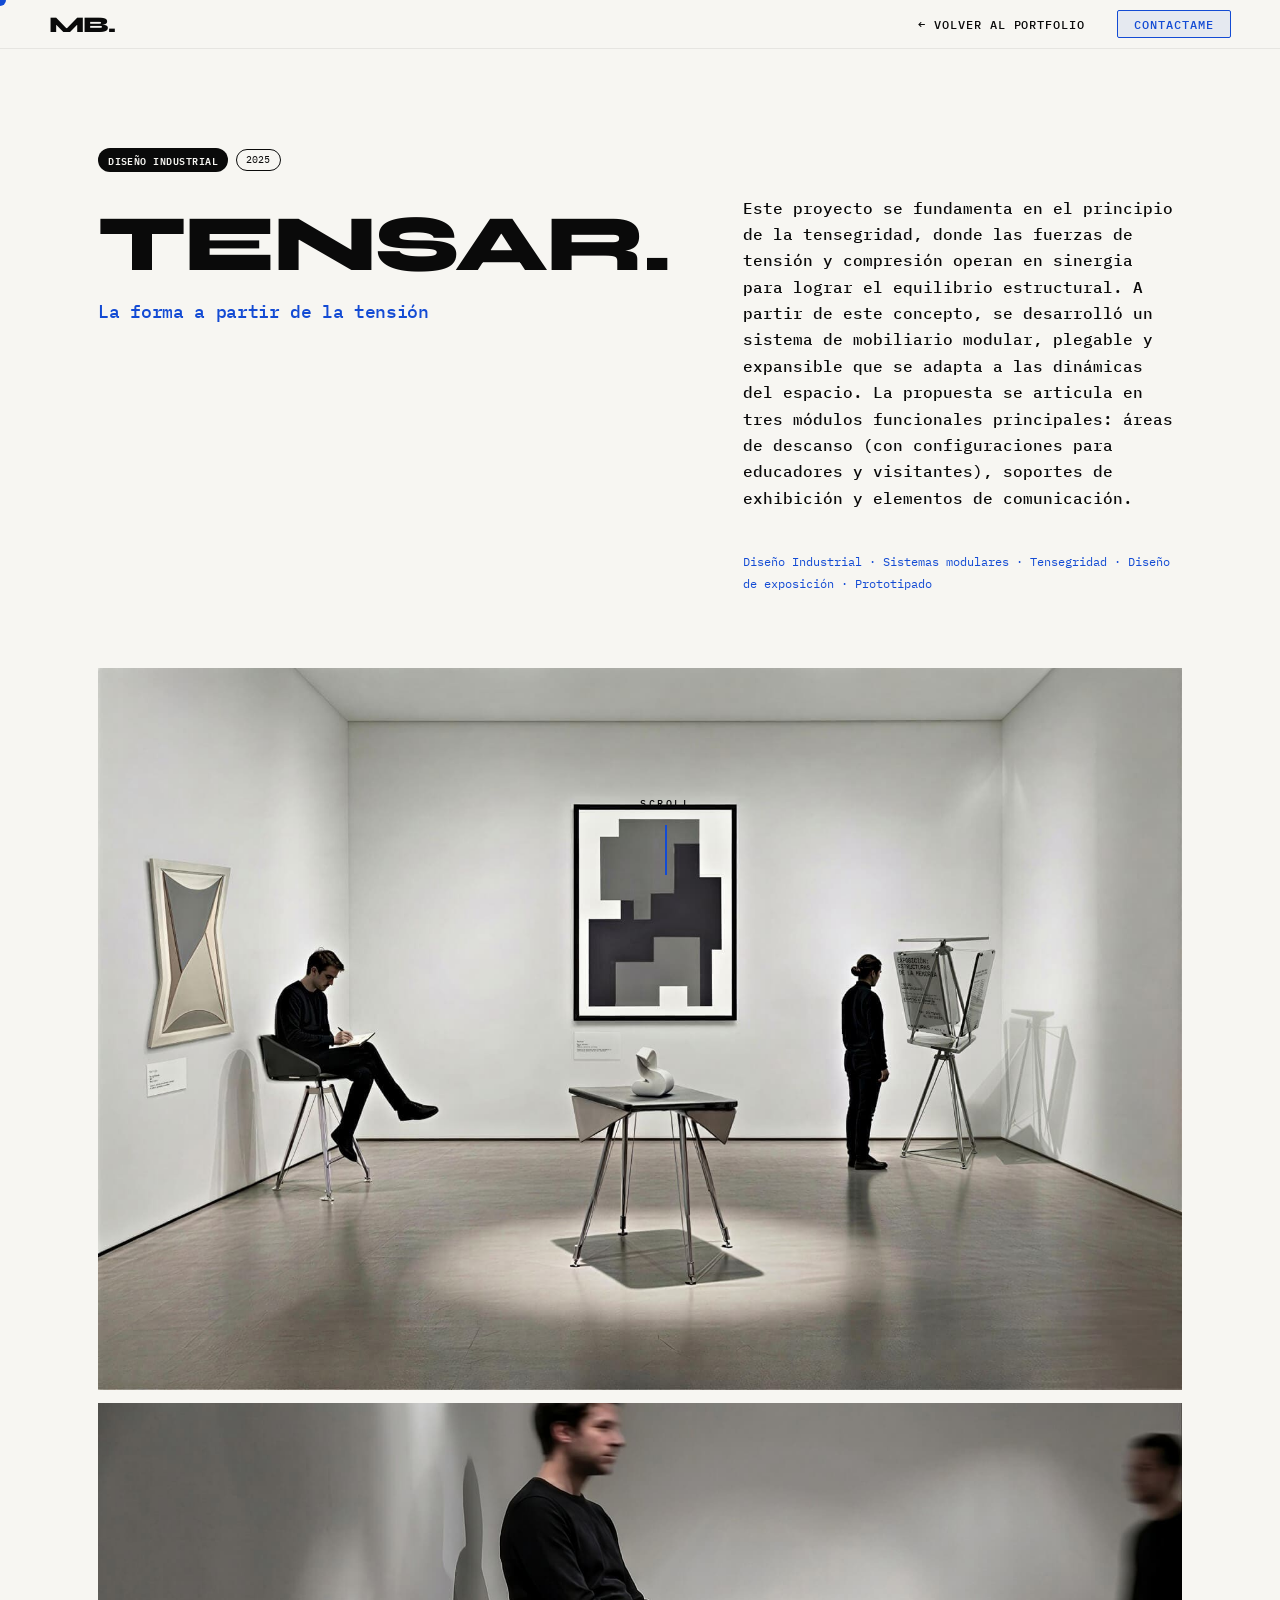
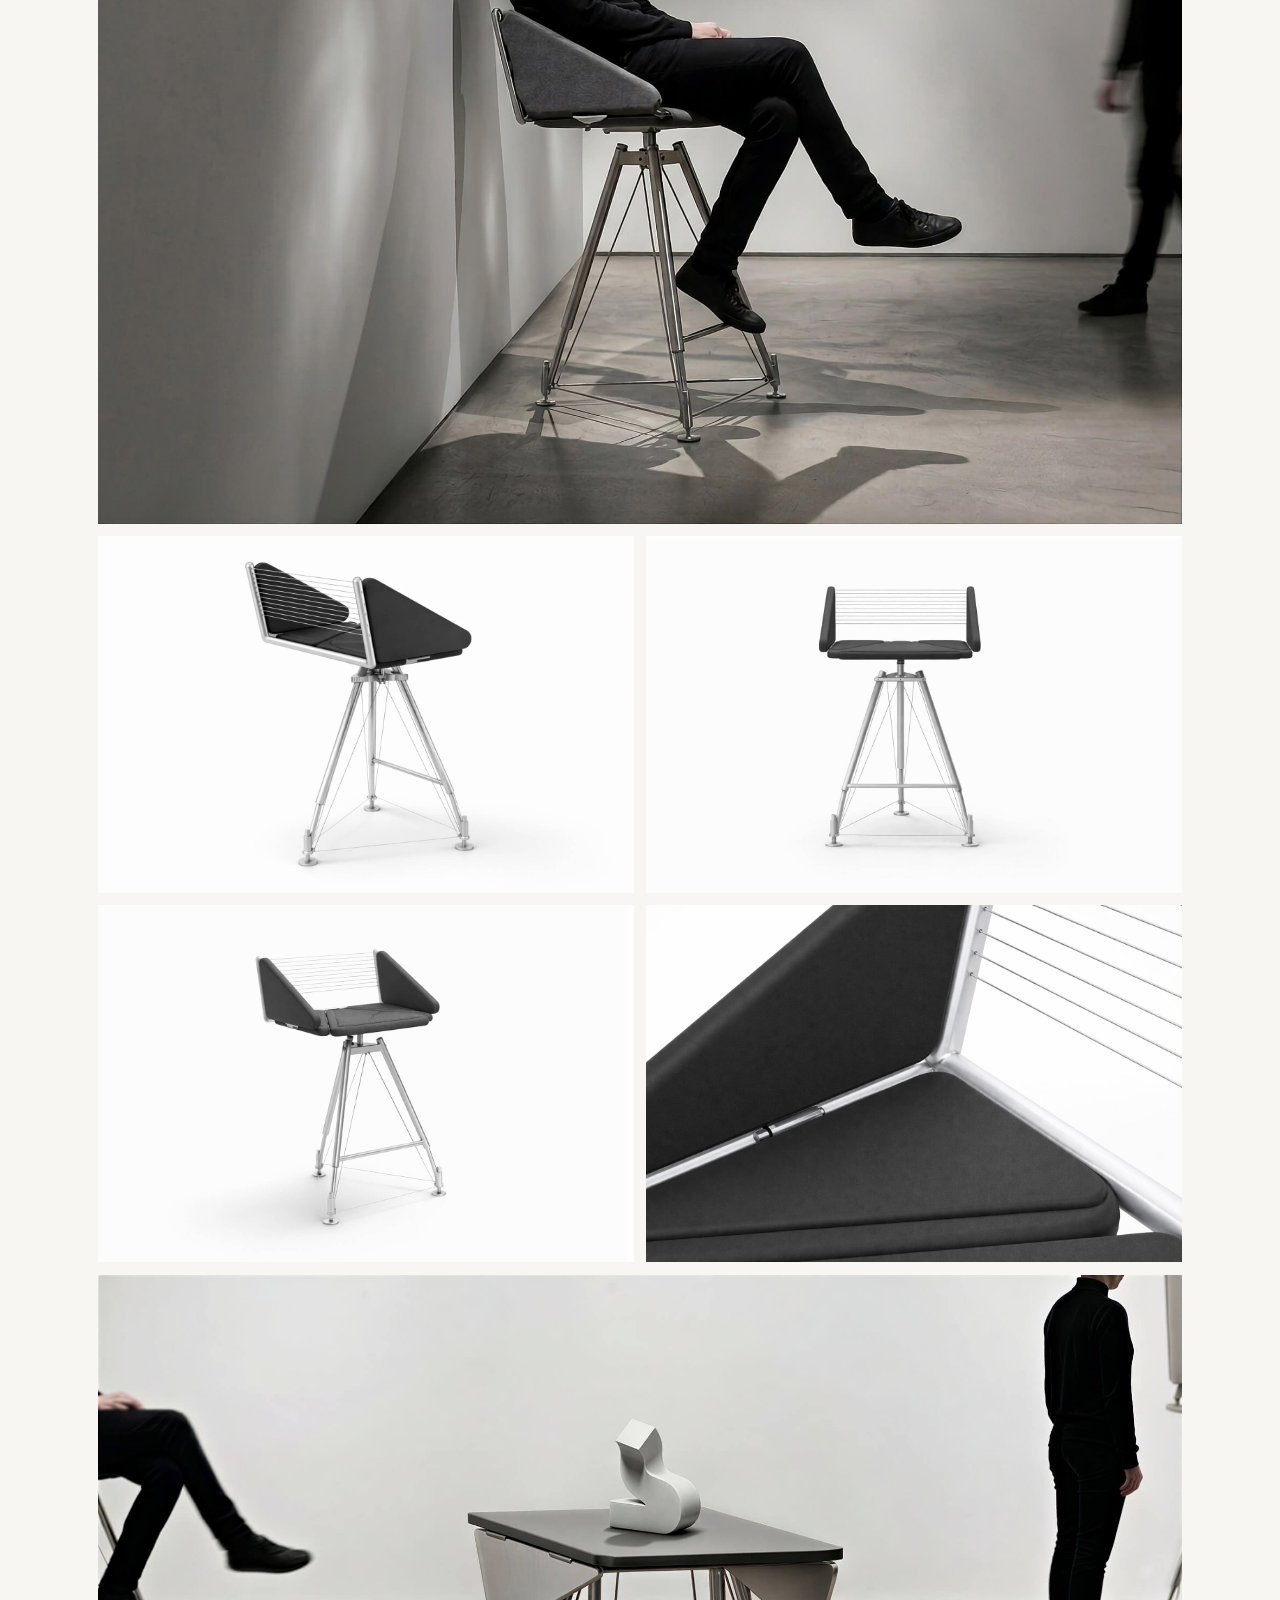
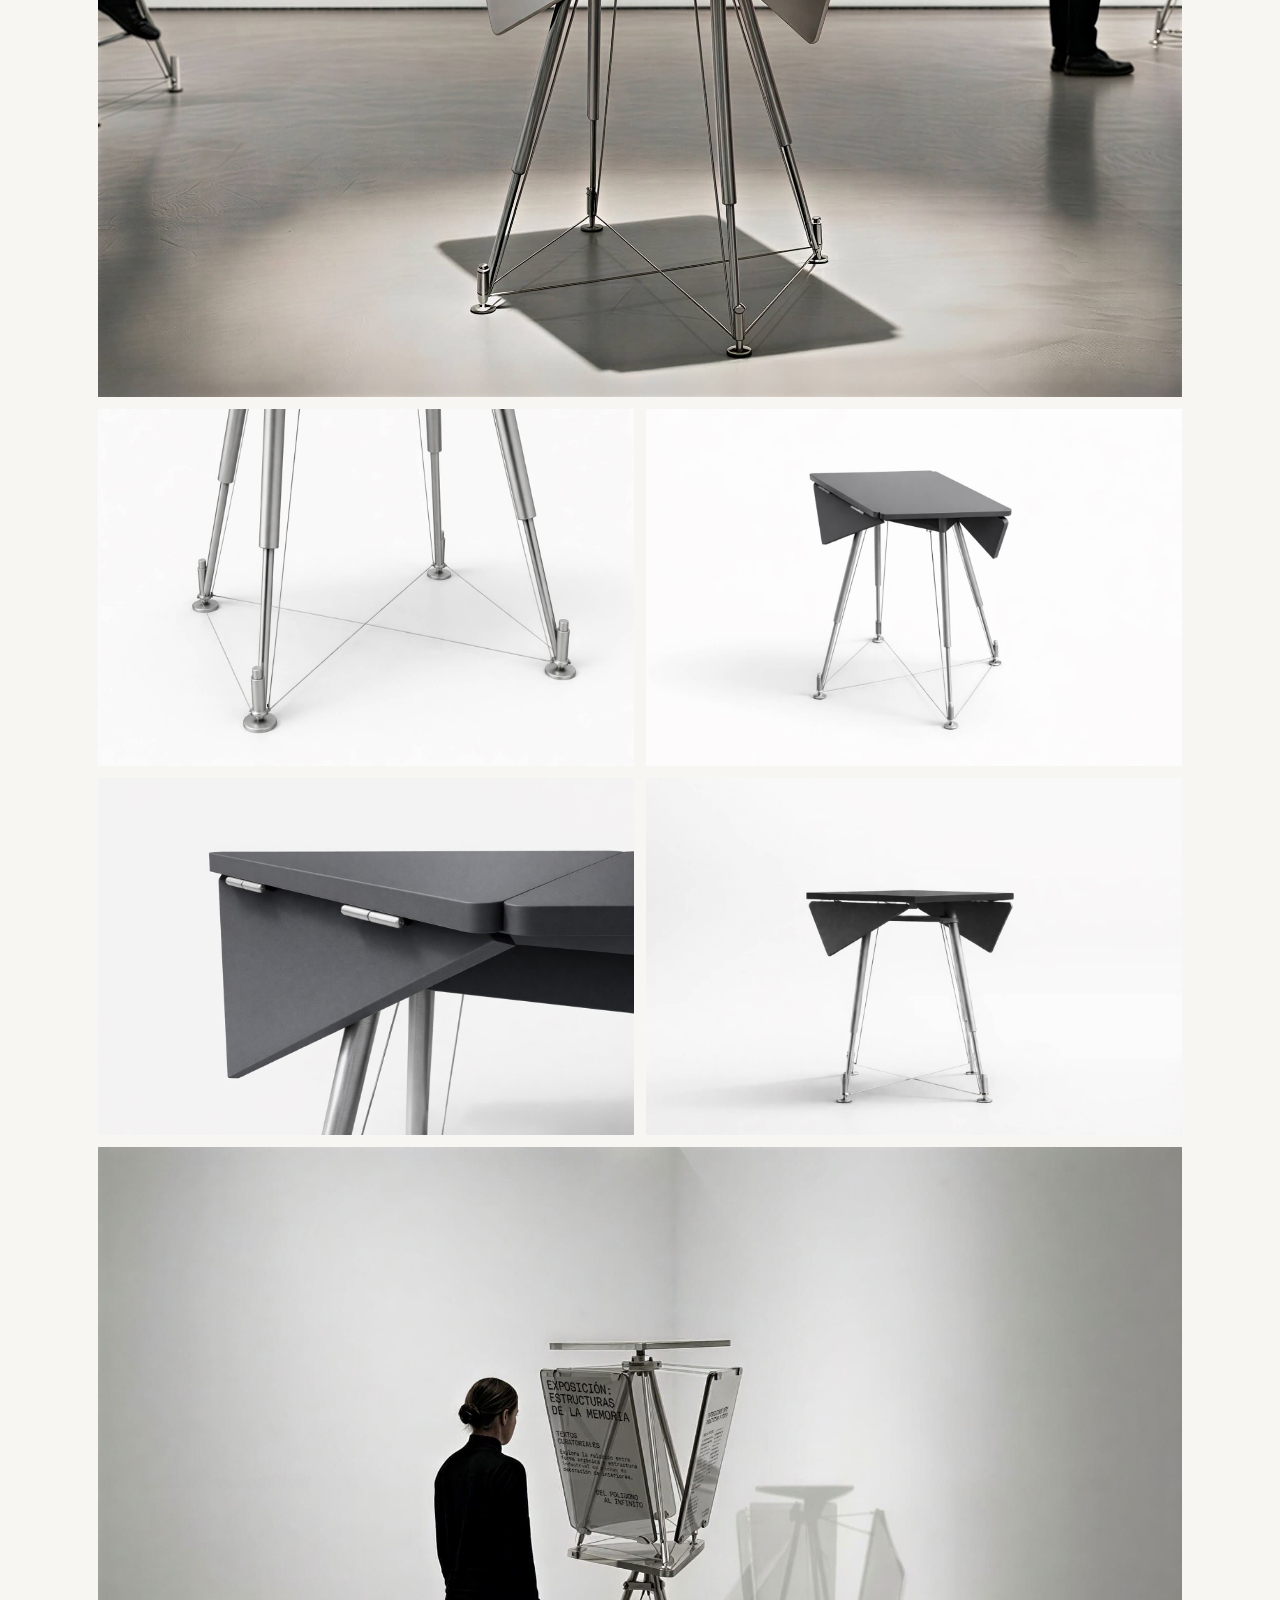
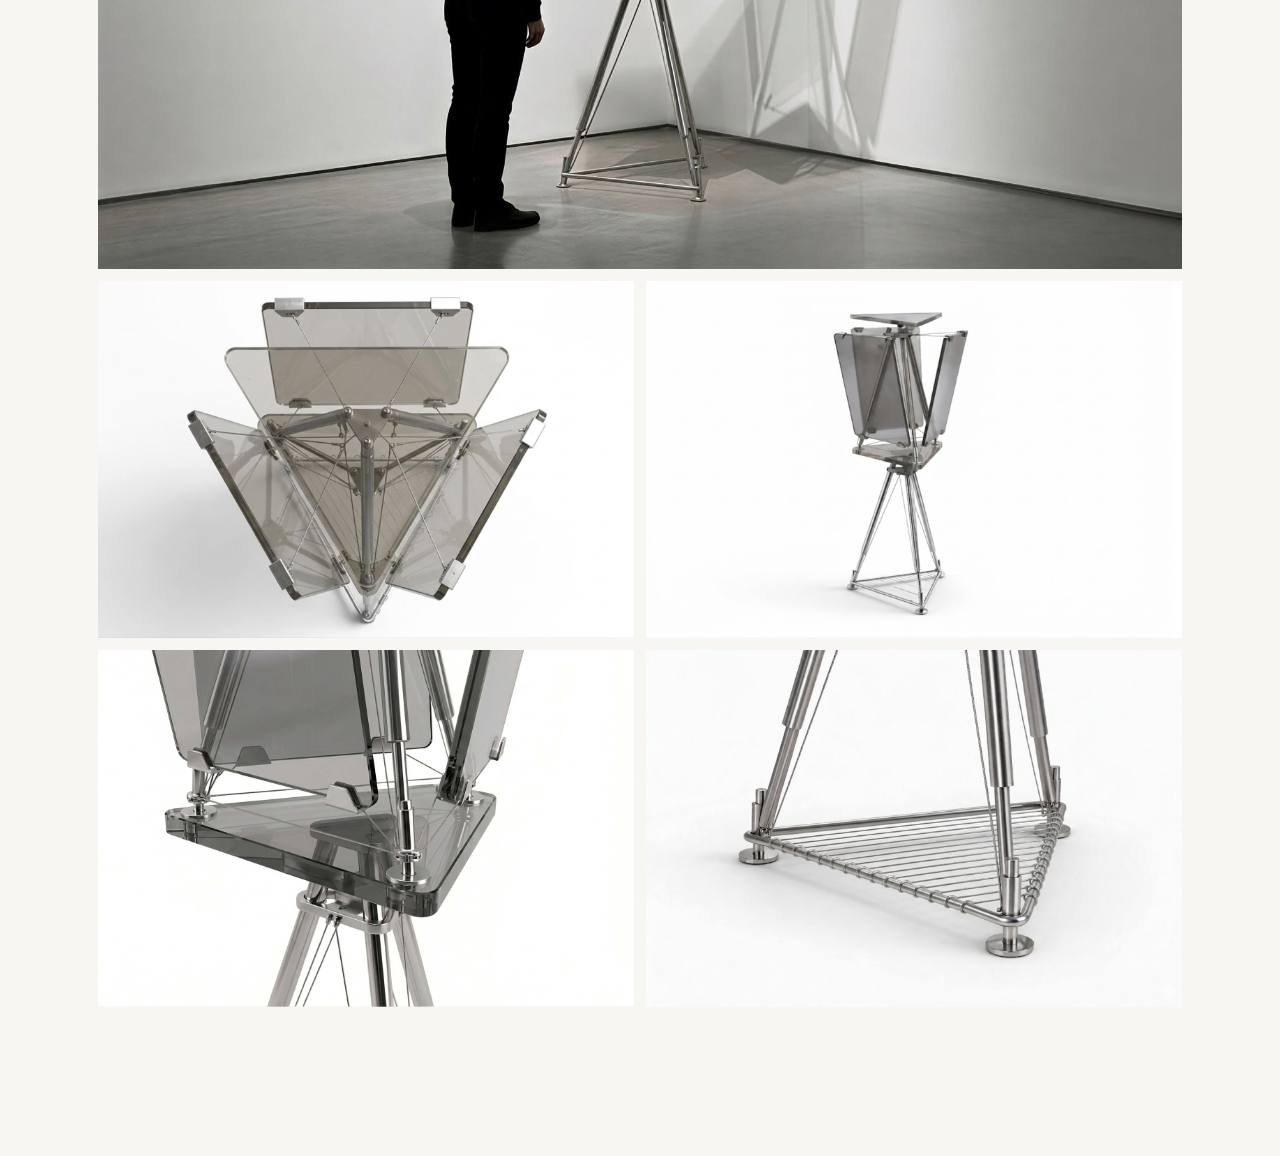
<file: assets/projects/tensar/tensar.html>
<!DOCTYPE html>
<html lang="es">
<head>
  <meta charset="UTF-8">
  <meta name="viewport" content="width=device-width, initial-scale=1.0">
  <title>Tensar — Martina Barrio</title>
    <link rel="icon" type="image/png" href="../../../assets/global/logo-martina.png">
  <link rel="preconnect" href="https://fonts.googleapis.com">
  <link rel="preconnect" href="https://fonts.gstatic.com" crossorigin>
  <link href="https://fonts.googleapis.com/css2?family=Syne:wght@400;600;700;800&family=IBM+Plex+Mono:ital,wght@0,300;0,400;1,300&display=swap" rel="stylesheet">
  <link rel="stylesheet" href="../../../css/style.css">
</head>
<body style="background-image: none;">
  <div id="ambient-pixel-container"></div>
  <div id="cur"></div>

  <!-- NAVEGACIÓN -->
  <nav id="nav">
  <div class="nav-logo">
    <a href="../../../index.html">MB.</a>
  </div>
  <div class="nav-links">
    <a href="../../../index.html#works">← Volver al portfolio</a>
    <a href="mailto:martinaabarrio@gmail.com" class="nav-contact">Contactame</a>
  </div>
</nav>
<div class="scroll-indicator">
  <span class="scroll-text">SCROLL</span>
  <div class="scroll-line"></div>
</div>

</div>

</div>

  <!-- INTRODUCCIÓN DEL PROYECTO -->
  <section class="project-intro">
    <div>
      <div class="wc-tags" style="margin-bottom: 2rem;">
        <span class="wc-tag-main">DISEÑO INDUSTRIAL</span>
        <span class="wc-tag-yr" style="border-color: var(--b); color: var(--b);">2025</span>
      </div>
      
      <!-- Título y Subtítulo -->
      <h1 class="ab-h" style="font-size: 5rem; margin: 0; line-height: 1;">Tensar.</h1>
      <p style="font-family: 'IBM Plex Mono', monospace; font-size: 1.1rem; color: var(--blue); margin-top: 1rem; font-weight: 500; letter-spacing: -0.02em;">
        La forma a partir de la tensión
      </p>
    </div>

    <div style="padding-top: calc(var(--px) * 1.5);">
      <p class="ab-body" style="color: var(--b); font-weight: 500; margin-bottom: 2.5rem;">
        Este proyecto se fundamenta en el principio de la tensegridad, donde las fuerzas de tensión y compresión operan en sinergia para lograr el equilibrio estructural. A partir de este concepto, se desarrolló un sistema de mobiliario modular, plegable y expansible que se adapta a las dinámicas del espacio. La propuesta se articula en tres módulos funcionales principales: áreas de descanso (con configuraciones para educadores y visitantes), soportes de exhibición y elementos de comunicación.
      </p>

      <!-- Etiquetas de rol/habilidades (Eliminé el link a Behance temporalmente para mantenerlo limpio, pero puedes agregarlo si lo necesitas) -->
      <div class="res-desc" style="color: var(--blue);">
        Diseño Industrial · Sistemas modulares · Tensegridad · Diseño de exposición · Prototipado
      </div>
    </div>
  </section>

  <!-- GALERÍA SECUENCIAL -->
  <div class="project-gallery">
    <div class="project-grid">

      <!-- 1. Imagen completa -->
      <div class="col-4"><img src="tensar-01.jpg" alt="Tensar 01"></div>

      <!-- 2. Imagen completa -->
      <div class="col-4"><img src="tensar-02.jpg" alt="Tensar 02"></div>

      <!-- 3. Grupo de 4 (Grilla 2x2) -->
      <div class="col-2"><img src="tensar-03.jpg" alt="Tensar 03"></div>
      <div class="col-2"><img src="tensar-04.jpg" alt="Tensar 04"></div>
      <div class="col-2"><img src="tensar-05.jpg" alt="Tensar 05"></div>
      <div class="col-2"><img src="tensar-06.jpg" alt="Tensar 06"></div>

      <!-- 4. Imagen completa -->
      <div class="col-4"><img src="tensar-13.jpg" alt="Tensar 13"></div>

      <!-- 5. Grupo de 4 (Grilla 2x2) -->
      <div class="col-2"><img src="tensar-16.jpg" alt="Tensar 16"></div>
      <div class="col-2"><img src="tensar-14.jpg" alt="Tensar 14"></div>
      <div class="col-2"><img src="tensar-15.jpg" alt="Tensar 15"></div>
      <div class="col-2"><img src="tensar-17.jpg" alt="Tensar 17"></div>

      <!-- 6. Imagen completa -->
      <div class="col-4"><img src="tensar-07.jpg" alt="Tensar 07"></div>

      <!-- 7. Grupo de 4 (Grilla 2x2) -->
      <div class="col-2"><img src="tensar-12.jpg" alt="Tensar 12"></div>
      <div class="col-2"><img src="tensar-08.jpg" alt="Tensar 18"></div>
      <div class="col-2"><img src="tensar-10.jpg" alt="Tensar 10"></div>
      <div class="col-2"><img src="tensar-11.jpg" alt="Tensar 11"></div>

    </div>
  </div>

  <script src="../../../js/main.js"></script>

<script>
window.addEventListener('load', function() {
  var si = document.querySelector('.scroll-indicator');
  if (!si) return;
  function checkScroll() {
    var atBottom = (window.innerHeight + window.scrollY) >= document.body.scrollHeight - 80;
    si.style.opacity = atBottom ? '0' : '';
    si.style.pointerEvents = atBottom ? 'none' : '';
  }
  window.addEventListener('scroll', checkScroll, { passive: true });
  checkScroll();
});
</script>
</body>
</html>
</file>
<file: css/style.css>
/* ════════════════════════════════════════════════
   VARIABLES BASE Y CONFIGURACIÓN GENERAL
════════════════════════════════════════════════ */
*, *::before, *::after { margin: 0; padding: 0; box-sizing: border-box; }
html { scroll-behavior: auto; overflow-x: hidden; }

:root {
  --w: #F7F6F2;
  --b: #0A0A0A;
  --g1: #1A1A1A;
  --g3: #888;
  --g4: #C8C8C0;
  --g5: #E8E7E3;
  --blue: #134BD4;

  /* ─── UNIDAD BASE DE GRILLA ───────────────────
     Todo el layout vive sobre esta unidad de 38px.
     --px es la celda mínima.
     --col = ancho de columna de contenido = 6 celdas.
     --margin = margen lateral estándar = 4 celdas.
  ──────────────────────────────────────────────── */
  --px: 38px;
  --u: 72px;

  --margin: calc(var(--px) * 4);   /* margen lateral: 152px */
  --gap: calc(var(--px) * 0.5);    /* gap entre piezas: 19px */

  /* ─── GRILLA DE FONDO ────────────────────────
     La grilla principal se dibuja con gradients que usan --px
     (ver `body`), así toda la página comparte UNA sola grilla.
     --gbg-dark se conserva para las secciones oscuras de las
     páginas de proyecto.
  ──────────────────────────────────────────────── */
  --gbg-dark: url("data:image/svg+xml,%3Csvg width='38' height='38' xmlns='http://www.w3.org/2000/svg'%3E%3Crect width='38' height='38' fill='none'/%3E%3Cline x1='38' y1='0' x2='38' y2='38' stroke='rgba(247,246,242,0.06)' stroke-width='1'/%3E%3Cline x1='0' y1='38' x2='38' y2='38' stroke='rgba(247,246,242,0.06)' stroke-width='1'/%3E%3C/svg%3E");
}

body {
  font-family: 'IBM Plex Mono', monospace;
  background-color: var(--w);
  /* GRILLA ÚNICA: dibujada con --px, así toda la página comparte la misma grilla
     y se achica de forma pareja cuando cambia --px */
  background-image:
    linear-gradient(to right, rgba(10,10,10,0.028) 1px, transparent 1px),
    linear-gradient(to bottom, rgba(10,10,10,0.028) 1px, transparent 1px);
  background-size: var(--px) var(--px);
  background-position: left top;
  color: var(--b);
  cursor: none;
  overflow-x: hidden;
  transition: background .5s, color .5s;
  position: relative;
}

/* ════════════════════════════════════════════════
   CURSOR Y NAVEGACIÓN
════════════════════════════════════════════════ */
#cur { position: fixed; z-index: 9999; width: 12px; height: 12px; background: var(--blue); border-radius: 50%; pointer-events: none; transform: translate(-50%, -50%); transition: width .18s, height .18s, background .15s; }
#cur.light { background: var(--w); }
#cur.xl { width: 45px; height: 45px; background: rgba(19, 75, 212, .1); border: 1px solid var(--blue); }
#cur.light.xl { background: rgba(255, 255, 255, .1); border-color: var(--w); }

@media (max-width: 960px) {
  #cur { display: none; }
}

nav {
  position: fixed; top: 0; left: 0; right: 0; z-index: 200;
  display: flex; justify-content: space-between; align-items: center;
  padding: 0 calc(var(--px) * 2);
  height: calc(var(--px) * 2);
  background: rgba(247, 246, 242, .94);
  backdrop-filter: blur(14px);
  border-bottom: 1px solid rgba(10, 10, 10, .07);
  transition: background .4s, border-color .4s;
}

.nav-logo { font-family: 'Syne', sans-serif; font-weight: 800; font-size: 1.4rem; letter-spacing: -0.04em; transition: color .4s; }
.nav-logo a { text-decoration: none; color: inherit; }
.nav-logo span { color: var(--blue); }

/* Links de nav — desktop */
.nav-links {
  display: flex;
  gap: 2rem;
  list-style: none;
  align-items: center;
}
.nav-links a {
  font-family: 'IBM Plex Mono', monospace;
  font-size: .75rem;
  letter-spacing: .08em;
  text-transform: uppercase;
  font-weight: 500;
  text-decoration: none;
  color: var(--b);
  transition: color .2s;
}
.nav-links a:hover { color: var(--blue); }

/* ─── Botón Contacto destacado ───────────────── */
.nav-links a.nav-contact {
  background-color: rgba(19, 75, 212, 0.08);
  color: var(--blue);
  border: 1px solid var(--blue);
  padding: 0.35rem 1rem;
  border-radius: 2px;
  transition: background-color .2s, color .2s;
}
.nav-links a.nav-contact:hover {
  background-color: rgba(19, 75, 212, 0.18);
  color: var(--blue);
}

/* ─── Scroll reveal ──────────────────────────── */
/* ─── Scroll reveal base ─────────────────────── */
.sr { opacity: 0; transform: translateY(calc(var(--u) * .3)); transition: opacity .85s cubic-bezier(.16, 1, .3, 1), transform .85s cubic-bezier(.16, 1, .3, 1); }
.sr.go { opacity: 1; transform: none; }

/* Delays escalonados */
.d1 { transition-delay: .1s; }
.d2 { transition-delay: .2s; }
.d3 { transition-delay: .3s; }
.d4 { transition-delay: .4s; }
.d5 { transition-delay: .5s; }

/* Variante: entrada desde la izquierda — para filas/líneas horizontales */
.sr-left { opacity: 0; transform: translateX(-24px); transition: opacity .7s cubic-bezier(.16,1,.3,1), transform .7s cubic-bezier(.16,1,.3,1); }
.sr-left.go { opacity: 1; transform: none; }

/* Variante: entrada con clip-path — para títulos grandes */
.sr-clip { clip-path: inset(0 100% 0 0); transition: clip-path .9s cubic-bezier(.77,0,.175,1); }
.sr-clip.go { clip-path: inset(0 0% 0 0); }

/* ─── Píxeles ambientales ────────────────────── */
#ambient-pixel-container { position: absolute; inset: 0; pointer-events: none; z-index: 10; overflow: hidden; }
.ambient-pixel { position: absolute; background-color: var(--b); transition: background-color 0.4s ease, opacity 0.4s ease; opacity: 0; }
.ambient-pixel.light { background-color: var(--w); }
.ambient-pixel.revealed { opacity: 0.05; }
.ambient-pixel.glass { opacity: 0.15; }


/* ════════════════════════════════════════════════
   HERO INTERACTIVO
════════════════════════════════════════════════ */
#interactive-hero-wrapper {
  width: 100%;
  display: flex;
  justify-content: flex-start;   /* anclado a la izquierda */
  background: transparent;       /* deja ver la grilla única del fondo */
  padding-top: 0;
  overflow: hidden;
  position: relative;
}

#pixel-artboard {
  position: relative;
  width: calc(var(--px) * 100);
  height: calc(var(--px) * 30);
  flex-shrink: 0;
  /* recorta las 23 columnas vacías de la izquierda: el contenido queda
     con un margen fijo de 4 celdas que se mantiene al cambiar de tamaño */
  margin-left: calc(var(--px) * -25);
  transform: none;
}

/* La grilla del fondo pasa por debajo de las fotos. Esta capa repite la MISMA
   grilla (mismo --px) por encima de las fotos para continuidad visual. */
#pixel-artboard::after {
  content: ''; position: absolute; inset: 0;
  background-image:
    linear-gradient(to right, rgba(10,10,10,0.028) 1px, transparent 1px),
    linear-gradient(to bottom, rgba(10,10,10,0.028) 1px, transparent 1px);
  background-size: var(--px) var(--px);
  background-position: left top;
  pointer-events: none; z-index: 100;
}

.hero-layer-img { position: absolute !important; object-fit: cover !important; max-width: none !important; max-height: none !important; margin: 0 !important; pointer-events: none; }

#img-purple    { top: calc(var(--px) * 1);  left: calc(var(--px) * 48); width: calc(var(--px) * 11); height: calc(var(--px) * 14); z-index: 1; }
#img-work      { top: calc(var(--px) * 4);  left: calc(var(--px) * 38); width: calc(var(--px) * 9);  height: calc(var(--px) * 11); z-index: 2; }
#img-vr-green  { top: calc(var(--px) * 12); left: calc(var(--px) * 43); width: calc(var(--px) * 9);  height: calc(var(--px) * 10); z-index: 3; }
#img-vr-white  { top: calc(var(--px) * 13); left: calc(var(--px) * 52); width: calc(var(--px) * 10); height: calc(var(--px) * 11); z-index: 1; }

#pixel-overlay { position: absolute; inset: 0; display: grid; grid-template-columns: repeat(100, var(--px)); grid-template-rows: repeat(30, var(--px)); z-index: 10; }
.interactive-pixel { width: var(--px); height: var(--px); background-color: var(--w); transition: background-color 0.5s ease, backdrop-filter 0.5s ease, border 0.5s ease; box-sizing: border-box; }
.interactive-pixel.revealed { background-color: transparent; }
.interactive-pixel.glass { background-color: rgba(247, 246, 242, 0.2); backdrop-filter: blur(8px); -webkit-backdrop-filter: blur(8px); border: 1px solid rgba(255, 255, 255, 0.4); z-index: 50; }

/* ─── Scroll indicator ───────────────────────── */
.scroll-indicator {
  position: fixed;
  bottom: calc(var(--px) * 1);
  left: 50%;
  display: flex;
  flex-direction: column;
  align-items: center;
  gap: 15px;
  z-index: 110;
  pointer-events: none;
  animation: floatIndicator 2.5s infinite ease-in-out;
  transition: opacity 0.4s ease;
}
.scroll-indicator.hidden { opacity: 0; }
@keyframes floatIndicator {
  0%, 100% { transform: translate(-50%, 0); }
  50%       { transform: translate(-50%, 8px); }
}
.scroll-text { font-family: 'IBM Plex Mono', monospace; font-size: 0.65rem; letter-spacing: 0.25em; text-transform: uppercase; color: var(--b); font-weight: 500; }
.scroll-line { width: 1.5px; height: 50px; background: rgba(10, 10, 10, 0.2); overflow: hidden; position: relative; }
.scroll-line::after { content: ''; position: absolute; top: 0; left: 0; width: 100%; height: 100%; background: var(--blue); animation: scrollDrop 1.8s cubic-bezier(0.77, 0, 0.175, 1) infinite; }
@keyframes scrollDrop { 0% { transform: translateY(-100%); } 50% { transform: translateY(0); } 100% { transform: translateY(100%); } }

/* ─── Textos del hero ────────────────────────── */
.hero-title-block { position: absolute; left: calc(var(--px) * 27); top: calc(var(--px) * 4); z-index: 20; pointer-events: none; }
.hero-hello { font-family: 'IBM Plex Mono', monospace; font-size: 0.75rem; letter-spacing: 0.2em; text-transform: uppercase; color: var(--g3); margin-bottom: 0.5rem; display: block; }
.hnm { font-family: 'Syne', sans-serif; font-weight: 800; font-size: clamp(3rem, 5vw, 5.5rem); line-height: .88; letter-spacing: -.03em; overflow: hidden; clip-path: polygon(0 0, 0 0, 0 100%, 0 100%); transition: clip-path 1.5s cubic-bezier(0.77, 0, 0.175, 1); }
body.site-loaded .hnm { clip-path: polygon(0 0, 100% 0, 100% 100%, 0 100%); }
body.site-loaded .hnm:nth-of-type(2) { transition-delay: 0.3s; }
.hnm-in { display: block; transform: translateY(110%); transition: transform 1s cubic-bezier(.16,1,.3,1); }
.hnm-in.go { transform: none; }

.hero-info-list { position: absolute; top: calc(var(--px) * 11); left: calc(var(--px) * 27); width: calc(var(--px) * 7); display: flex; flex-direction: column; pointer-events: none; z-index: 20; }
.hero-info-item { height: calc(var(--px) * 2); display: flex; flex-direction: column; justify-content: center; align-items: flex-start; border-bottom: 1px solid var(--blue); position: relative; padding-left: calc(var(--px) * 0.5); }
.hero-info-item:first-child { border-top: 1px solid var(--blue); }
.hil-label { font-family: 'IBM Plex Mono', monospace; font-size: 0.55rem; letter-spacing: 0.15em; text-transform: uppercase; color: var(--g3); margin-bottom: 0.15rem; }
.hil-value { font-family: 'IBM Plex Mono', monospace; font-weight: 400; font-size: 0.75rem; letter-spacing: 0.06em; color: var(--b); text-transform: uppercase; }
.hil-value.blue { color: var(--blue); }
.hil-dot { position: absolute; right: 0; top: 50%; transform: translateY(-50%); width: 8px; height: 8px; background-color: var(--blue); border-radius: 50%; }

#connection-lines { position: absolute; inset: 0; width: 100%; height: 100%; pointer-events: none; z-index: 15; }
.connect-line { stroke: var(--b); stroke-width: 1px; fill: none; stroke-dasharray: 6 4; animation: flowLine 20s linear infinite forwards; }
@keyframes flowLine { to { stroke-dashoffset: -1000; } }

.target-point { position: absolute; width: 6px; height: 6px; background-color: var(--blue); z-index: 20; transform: translate(-50%, -50%); pointer-events: none; }
.target-point::before { content: ''; position: absolute; top: -6px; left: -6px; right: -6px; bottom: -6px; border: 1px solid var(--b); animation: spinCross 6s linear infinite; }
@keyframes spinCross { 100% { transform: rotate(360deg); } }

/* ─── Cajas técnicas ─────────────────────────── */
.tech-box { position: absolute; background: var(--w); border: 1px solid var(--b); z-index: 20; padding: 1rem; font-family: 'IBM Plex Mono', monospace; font-size: 0.75rem; line-height: 1.4; color: var(--b); opacity: 0; transform: translateY(10px); animation: fadeUpBox 0.8s ease-out forwards; animation-delay: 1.2s; pointer-events: none; clip-path: polygon(0 0, 100% 0, 100% calc(100% - 15px), calc(100% - 15px) 100%, 0 100%); }
.tech-box::after { content: ''; position: absolute; bottom: 0; right: 0; width: 21px; height: 1px; background: var(--b); transform: rotate(-45deg); transform-origin: bottom right; }
@keyframes fadeUpBox { to { opacity: 1; transform: translateY(0); } }
.tech-box-header { display: flex; justify-content: space-between; align-items: baseline; background: #E0E0E0; padding: 0.4rem 0.6rem; margin: -1rem -1rem 1rem -1rem; border-bottom: 1px solid var(--b); }
.box-title { font-family: 'Syne', sans-serif; font-weight: 700; font-size: 1rem; letter-spacing: 0.05em; }
.box-number { font-size: 0.6rem; }
.tech-list { list-style: none; padding: 0; margin-bottom: 0.8rem; }
.tech-list li { display: flex; align-items: center; gap: 8px; margin-bottom: 5px; text-transform: uppercase; font-weight: 600; }
.blue-sq { width: 8px; height: 8px; background-color: var(--blue); flex-shrink: 0; }
.tech-box-content p { margin-bottom: 0.8rem; }
.tech-box-content p:last-child { margin-bottom: 0; }
.arrow-text { margin-top: 1rem; color: var(--g3); }
.small-box { max-width: 220px; }


/* ════════════════════════════════════════════════
   ABOUT
════════════════════════════════════════════════ */
#about {
  background: transparent;
  padding: calc(var(--px) * 4) var(--margin);
  display: grid;
  grid-template-columns: 1fr 1fr;
  gap: calc(var(--px) * 3);
  align-items: center;
  border-top: none;
  position: relative;
  z-index: 20;
}
.ab-left { display: flex; flex-direction: column; width: 100%; }
.ab-right { display: flex; flex-direction: column; width: 100%; }
.ab-sl { display: flex; align-items: flex-end; padding-bottom: 8px; font-family: 'IBM Plex Mono', monospace; font-size: .65rem; letter-spacing: .16em; text-transform: uppercase; color: var(--g3); margin: 0 0 1rem 0; }
.ab-h { display: flex; flex-direction: column; justify-content: center; font-family: 'Syne', sans-serif; font-weight: 800; font-size: clamp(2.1rem, 3.5vw, 2.94rem); line-height: .9; letter-spacing: -.025em; color: var(--b); margin: 0 0 1rem 0; text-transform: uppercase; }
.ab-h em { font-style: normal; font-weight: 500; font-family: 'IBM Plex Mono', monospace; color: var(--blue); font-size: .38em; display: block; margin-top: .6rem; line-height: 1; letter-spacing: .12em; }
.ab-body { display: flex; align-items: flex-start; padding-top: 10px; font-size: .97rem; line-height: 1.7; color: rgba(10, 10, 10, .6); width: 100%; margin: 0 0 2rem 0; }
.alinks { display: flex; flex-direction: column; width: 100%; border-top: 1px solid var(--blue); }
.alink { display: grid; grid-template-columns: 90px 1fr; align-items: center; padding: 0; height: calc(var(--px) * 2); box-sizing: border-box; border-bottom: 1px solid var(--blue); font-size: .82rem; text-decoration: none; color: var(--b); transition: color .2s; }
.alink:hover { color: var(--blue); }
.alink-t { font-size: .66rem; letter-spacing: .13em; text-transform: uppercase; color: var(--g3); }

.ab-photo { position: relative; width: 80%; max-width: calc(var(--px) * 11); }
.ab-photo-in { width: 100%; position: relative; background: transparent; display: block; }
.ab-photo-in img { width: 100%; height: auto; display: block; object-fit: contain; }

#about-pixel-overlay { position: absolute; inset: 0; display: grid; z-index: 10; overflow: hidden; }
.about-pixel { width: var(--px); height: var(--px); background-color: var(--w); transition: background-color 0.4s ease, backdrop-filter 0.4s ease; }
.about-pixel.revealed { background-color: transparent; }
.about-pixel.glass { background-color: rgba(247, 246, 242, 0.5); backdrop-filter: blur(4px); }

.ab-cap { font-family: 'IBM Plex Mono', monospace; font-size: .6rem; letter-spacing: .08em; text-transform: uppercase; color: var(--g3); margin-top: 4px; display: block; line-height: 1.6; }
.ab-cap strong { color: var(--b); font-weight: 600; display: block; margin-bottom: 0.2rem; }


/* ════════════════════════════════════════════════
   SKILLS STRIP
════════════════════════════════════════════════ */
#skills { background-color: transparent; padding: calc(var(--px) * 4) 0 0; position: relative; z-index: 20; }
#skills::before { content: ''; position: absolute; inset: 0; background-color: var(--b); z-index: -1; }
#skills .sk-sl { font-family: 'IBM Plex Mono', monospace; font-size: .65rem; letter-spacing: .16em; text-transform: uppercase; color: rgba(247, 246, 242, 0.4); margin: 0 0 calc(var(--px) * 1) var(--margin); }
#skills .ab-h { padding-left: var(--margin); padding-right: var(--margin); margin-left: 0 !important; }
.skills-strip { display: grid; grid-template-columns: repeat(5, 1fr); border-top: 1px solid rgba(247, 246, 242, 0.15); }
.sk-strip-item { padding: calc(var(--px) * 1) calc(var(--px) * 0.8) calc(var(--px) * 1.5) calc(var(--px) * 1); border: 1px solid transparent; border-right: 1px solid rgba(247, 246, 242, 0.15); display: flex; flex-direction: column; gap: 1.2rem; transition: background 0.3s ease, border-color 0.3s ease; }
.sk-strip-item:last-child { border-right: none; }
.sk-strip-item:hover { background-color: rgba(19, 75, 212, 0.08); border-color: rgba(19,75,212,0.4); }

.sks-top { display: flex; flex-direction: column; gap: 0.5rem; border-bottom: 1px solid rgba(247,246,242,0.12); padding-bottom: 1rem; }
.sks-n { font-family: 'IBM Plex Mono', monospace; font-size: .6rem; letter-spacing: .16em; color: rgba(247, 246, 242, .18); }
.sks-l { font-family: 'IBM Plex Mono', monospace; font-size: .6rem; letter-spacing: .13em; text-transform: uppercase; color: rgba(247, 246, 242, .3); }
.sks-v { font-family: 'Syne', sans-serif; font-weight: 700; font-size: clamp(1.1rem, 1.3vw, 1.5rem); line-height: 1.1; color: var(--w); }

/* Lista limpia: sin pastillas, solo texto con guión */
.sks-list { display: flex; flex-direction: column; gap: 0.45rem; list-style: none; padding: 0; margin: 0; }
.sks-list li { font-family: 'IBM Plex Mono', monospace; font-size: 0.68rem; color: rgba(247, 246, 242, 0.5); line-height: 1.4; padding-left: 0.8rem; position: relative; transition: color 0.2s; }
.sks-list li::before { content: '—'; position: absolute; left: 0; color: rgba(19,75,212,0.5); font-size: 0.6rem; }
.sk-strip-item:hover .sks-list li { color: rgba(247, 246, 242, 0.8); }
.sk-strip-item:hover .sks-list li::before { color: var(--blue); }

/* ─── Sección label reutilizable ─────────────── */
.sk-sl { font-family: 'IBM Plex Mono', monospace; font-size: .65rem; letter-spacing: .16em; text-transform: uppercase; color: var(--g3); }


/* ════════════════════════════════════════════════
   WORKS (PORTFOLIO GRID)
════════════════════════════════════════════════ */
#works { background: transparent; border-top: 1px solid rgba(10, 10, 10, .15); position: relative; z-index: 20; }
.works-grid { display: grid; grid-template-columns: repeat(4, 1fr); }
.work-card { position: relative; display: flex; flex-direction: column; height: calc(var(--px) * 12); padding: 1.5rem; border-right: 1px solid rgba(10, 10, 10, .15); border-bottom: 1px solid rgba(10, 10, 10, .15); text-decoration: none; color: var(--b); overflow: hidden; cursor: none; transition: background 0.35s ease; background: transparent; }
.work-card:hover { background: var(--w); }
.work-card:nth-child(4n) { border-right: none; }

.wc-img { position: absolute; inset: 0; width: 100%; height: 100%; object-fit: cover; z-index: 1; opacity: 1; transition: opacity 0.3s ease; }
.work-card:hover .wc-img { opacity: 0; }

.work-card::after { content: ''; position: absolute; inset: 0; z-index: 2; background: linear-gradient(to bottom, rgba(0,0,0,0.38) 0%, transparent 35%), linear-gradient(to top, rgba(0,0,0,0.48) 0%, transparent 45%); pointer-events: none; transition: opacity 0.3s ease; }
.work-card:hover::after { opacity: 0; }
.work-card::before { display: none; }

.wc-header { display: flex; justify-content: space-between; align-items: center; margin-bottom: auto; position: relative; z-index: 3; border-bottom: 1px solid rgba(255,255,255,0.25); padding-bottom: 1rem; }
.wc-tags { display: flex; gap: 0.5rem; align-items: center; }
.wc-tag-main { background: var(--b); color: var(--w); padding: 0.2rem 0.6rem; border-radius: 12px; font-family: 'IBM Plex Mono', monospace; font-size: 0.6rem; text-transform: uppercase; letter-spacing: 0.05em; font-weight: 600; }
.wc-tag-yr { border: 1px solid rgba(255,255,255,0.5); color: var(--w); padding: 0.2rem 0.6rem; border-radius: 12px; font-family: 'IBM Plex Mono', monospace; font-size: 0.6rem; }
.wc-link { font-family: 'IBM Plex Mono', monospace; font-size: 0.65rem; text-transform: uppercase; letter-spacing: 0.1em; font-weight: 600; color: var(--w); position: relative; z-index: 3; }
.wc-title { font-family: 'Syne', sans-serif; font-weight: 700; font-size: clamp(1.8rem, 2.5vw, 2.2rem); line-height: 1; margin-bottom: 0.8rem; position: relative; z-index: 3; letter-spacing: -0.02em; color: var(--w); }
.wc-sub { font-family: 'IBM Plex Mono', monospace; font-size: 0.65rem; line-height: 1.5; color: rgba(255,255,255,0.75); text-transform: uppercase; position: relative; z-index: 3; }

/* Hover: fondo blanco, texto negro — sin transición de color para mayor fluidez */
.work-card { position: relative; display: flex; flex-direction: column; height: calc(var(--px) * 12); padding: 1.5rem; border-right: 1px solid rgba(10,10,10,.15); border-bottom: 1px solid rgba(10,10,10,.15); text-decoration: none; color: var(--b); overflow: hidden; cursor: none; background: transparent; }
.work-card:hover { background: var(--w); }
.work-card:hover .wc-title  { color: var(--b); }
.work-card:hover .wc-sub    { color: var(--g3); }
.work-card:hover .wc-link   { color: var(--b); }
.work-card:hover .wc-tag-yr { color: var(--b); border-color: rgba(10,10,10,0.3); }
.work-card:hover .wc-header { border-bottom-color: rgba(10,10,10,0.12); }

/* Forzar aceleración por GPU en la imagen — evita repaint del resto */
.wc-img { will-change: opacity; }


/* ════════════════════════════════════════════════
   TICKER
════════════════════════════════════════════════ */
.ticker { overflow: hidden; background: var(--blue); padding: .58rem 0; position: relative; z-index: 30; }
.t-track { display: flex; white-space: nowrap; animation: tick 24s linear infinite; }
.t-item { font-family: 'Syne', sans-serif; font-weight: 700; font-size: clamp(.9rem, 1.45vw, 1.15rem); text-transform: uppercase; letter-spacing: .07em; padding: 0 2.5rem; color: var(--w); display: inline-flex; align-items: center; gap: 2rem; }
.t-item::after { content: '✦'; font-size: .45rem; color: rgba(255, 255, 255, .4); }
@keyframes tick { 0% { transform: translateX(0) } 100% { transform: translateX(-50%) } }


/* ════════════════════════════════════════════════
   RESUME
════════════════════════════════════════════════ */
#experience {
  background: transparent; color: var(--b);
  padding: calc(var(--px) * 4) var(--margin);
  display: grid; grid-template-columns: 1fr 1fr;
  gap: calc(var(--px) * 4);
  border-top: 1px solid rgba(10, 10, 10, .07);
  position: relative; z-index: 20;
}
.res-col { display: flex; flex-direction: column; }
.res-title { font-family: 'Syne', sans-serif; font-weight: 800; font-size: clamp(2.1rem, 3.5vw, 2.94rem); line-height: .9; letter-spacing: -.025em; margin-bottom: 3rem; text-transform: uppercase; }

/* Filas y líneas horizontales: entran desde la izquierda */
.ct-row.sr,
.res-item.sr { transform: translateX(-20px); opacity: 0; }
.ct-row.sr.go,
.res-item.sr.go { transform: none; opacity: 1; }

/* ct-top y ab-body entran con un fade más suave */
.ct-top.sr { transform: translateY(16px); opacity: 0; }
.ct-top.sr.go { transform: none; opacity: 1; }

.res-item { margin-bottom: calc(var(--px) * 2); border-top: 1px solid rgba(10, 10, 10, .08); padding-top: calc(var(--px) * 0.5); cursor: none; transition: border-color 0.3s; }
.res-item:hover { border-color: var(--blue); }

.res-meta { display: flex; justify-content: space-between; align-items: baseline; margin-bottom: 0.5rem; }
.res-role { font-family: 'Syne', sans-serif; font-weight: 700; font-size: 1.1rem; }
.res-yr { font-family: 'IBM Plex Mono', monospace; font-size: 0.75rem; color: var(--blue); }
.res-inst { font-family: 'IBM Plex Mono', monospace; font-size: 0.85rem; text-transform: uppercase; letter-spacing: 0.05em; color: var(--g3); margin-bottom: 0.8rem; }
.res-desc { font-size: 0.75rem; line-height: 1.8; color: var(--g3); }

.awards-wrapper {
  grid-column: 1 / -1;
  background: var(--b);
  color: var(--w);
  padding: calc(var(--px) * 2) var(--margin);
  border-top: 1px solid var(--blue);
  border-bottom: 1px solid var(--blue);
  /* rompe los márgenes del section para ir full width */
  margin-left: calc(var(--margin) * -1);
  margin-right: calc(var(--margin) * -1);
  margin-bottom: calc(var(--px) * -4);
}
.awards-wrapper .res-title { color: var(--w); margin-bottom: 2rem; }
.awards-grid { display: grid; grid-template-columns: 1fr 1fr; gap: calc(var(--px) * 2); }
.aw-item { border-left: 1px solid var(--blue); padding-left: 1rem; cursor: none; transition: border-color 0.3s; }
.aw-item:hover { border-color: var(--w); }
.aw-role { font-family: 'Syne', sans-serif; font-weight: 700; font-size: 1.1rem; margin-bottom: 0.4rem; color: var(--w); }
.aw-yr { font-family: 'IBM Plex Mono', monospace; font-size: 0.75rem; color: var(--blue); margin-bottom: 0.5rem; }
.aw-desc { font-size: 0.85rem; line-height: 1.7; color: rgba(247, 246, 242, 0.6); }


/* ════════════════════════════════════════════════
   FOOTER
════════════════════════════════════════════════ */
footer {
  background-color: transparent; color: var(--w);
  padding: calc(var(--u) * 1.1) var(--margin);
  display: grid; grid-template-columns: 2fr 1fr 1fr;
  gap: calc(var(--u) * .5); align-items: end;
  border-top: 1px solid rgba(247, 246, 242, .06);
  position: relative; z-index: 20;
}
footer::before { content: ''; position: absolute; inset: 0; background-color: var(--b); z-index: -1; }

.fn { font-family: 'Syne', sans-serif; font-weight: 800; font-size: clamp(2.5rem, 5.5vw, 5.5rem); line-height: .82; letter-spacing: -.03em; color: rgba(247, 246, 242, .06); }
.fc-t { font-size: .68rem; letter-spacing: .16em; text-transform: uppercase; color: rgba(247, 246, 242, .22); margin-bottom: .8rem; }
.fl { display: flex; flex-direction: column; gap: .5rem; list-style: none; }
.fl a { font-size: .85rem; color: rgba(247, 246, 242, .4); text-decoration: none; transition: color .2s; }
.fl a:hover { color: var(--blue); }
.f-copy { grid-column: 1/-1; border-top: 1px solid rgba(247, 246, 242, .06); padding-top: .8rem; font-size: .68rem; letter-spacing: .08em; color: rgba(247, 246, 242, .12); display: flex; justify-content: space-between; }


/* ════════════════════════════════════════════════
   PROJECT PAGES — SISTEMA DE LAYOUT UNIFICADO
   Todas las páginas de proyecto usan estas clases.
════════════════════════════════════════════════ */

/* ─── Intro de proyecto (header 2 col) ────────── */
.project-intro {
  padding: calc(var(--px) * 6) var(--margin) calc(var(--px) * 3);
  display: grid;
  grid-template-columns: 1fr 1fr;
  gap: calc(var(--px) * 3);
  position: relative;
  z-index: 20;
  align-items: start;
}

/* variante cuando la imagen del título ocupa toda la columna izq */
.project-intro--img-title {
  align-items: center;
}

/* ─── Galería de proyecto ─────────────────────── */
.project-gallery {
  padding: 0 var(--margin) calc(var(--px) * 6);
  position: relative;
  z-index: 20;
}

/* ─── Grilla de medios (col-1 a col-4) ───────── */
.project-grid {
  display: grid;
  grid-template-columns: repeat(4, 1fr);
  gap: var(--gap);
  width: 100%;
}

.project-grid img,
.project-grid video {
  width: 100%;
  height: auto;
  display: block;
  object-fit: cover;
}

.col-1 { grid-column: span 1; }
.col-2 { grid-column: span 2; }
.col-3 { grid-column: span 3; }
.col-4 { grid-column: span 4; }

/* ─── Sección oscura dentro de proyecto ──────── */
.project-dark-section {
  background: var(--b);
  color: var(--w);
  padding: calc(var(--px) * 4) var(--margin);
  border-top: 1px solid rgba(247, 246, 242, 0.15);
  width: 100vw;
  position: relative;
  left: 50%;
  transform: translateX(-50%);
  z-index: 20;
  box-sizing: border-box;
  background-image: var(--gbg-dark);
  background-position: left top;
}
.project-dark-section .sk-sl { color: rgba(247, 246, 242, 0.4); margin-bottom: calc(var(--px) * 1); }
.project-dark-section .ab-h  { color: var(--w); }


/* ════════════════════════════════════════════════
   BOTÓN BACK
════════════════════════════════════════════════ */
.btn-back {
  display: inline-flex;
  align-items: center;
  padding: 0.5rem 1.2rem;
  border: 1px solid var(--blue);
  color: var(--blue);
  background-color: var(--w);
  font-family: 'IBM Plex Mono', monospace;
  font-size: 0.78rem;
  letter-spacing: 0.1em;
  text-transform: uppercase;
  text-decoration: none;
  transition: background-color 0.3s ease;
}
.btn-back:hover { background-color: var(--g5); }


/* ════════════════════════════════════════════════
   ANIMACIONES DE REVEAL
════════════════════════════════════════════════ */
.reveal-item { opacity: 0; transform: translateY(40px); transition: opacity 0.8s ease-out, transform 0.8s ease-out; }
.reveal-item.is-visible { opacity: 1; transform: translateY(0); }



/* ════════════════════════════════════════════════
   CONTACT
════════════════════════════════════════════════ */
.ct-section {
  padding: calc(var(--px) * 4) var(--margin) calc(var(--px) * 5);
  position: relative;
  z-index: 20;
  border-top: 1px solid rgba(10,10,10,.12);
}

.ct-top {
  margin-bottom: calc(var(--px) * 3);
}
.ct-top .sk-sl {
  margin-bottom: calc(var(--px) * 0.5);
}
.ct-title {
  display: block !important;
  height: auto !important;
  margin-bottom: 0 !important;
}

/* Filas de links — misma estética que .alink pero más grandes */
.ct-links {
  display: flex;
  flex-direction: column;
  border-top: 1px solid var(--blue);
  margin-bottom: calc(var(--px) * 2);
}
.ct-row {
  display: grid;
  grid-template-columns: calc(var(--px) * 5) 1fr calc(var(--px) * 2);
  align-items: center;
  height: calc(var(--px) * 2);
  border-bottom: 1px solid var(--blue);
  text-decoration: none;
  color: var(--b);
  transition: color 0.2s, background 0.2s;
  padding: 0;
  cursor: none;
}
.ct-row:hover {
  color: var(--blue);
  background: rgba(19, 75, 212, 0.03);
}
.ct-label {
  font-family: 'IBM Plex Mono', monospace;
  font-size: 0.72rem;
  letter-spacing: 0.12em;
  text-transform: uppercase;
  color: var(--g3);
}
.ct-row:hover .ct-label { color: var(--blue); }
.ct-value {
  font-family: 'IBM Plex Mono', monospace;
  font-size: clamp(0.7rem, 1.2vw, 0.95rem);
  font-weight: 500;
  color: inherit;
}
.ct-arrow {
  font-size: 1.2rem;
  color: var(--blue);
  text-align: right;
  opacity: 0;
  transform: translateX(-4px);
  transition: opacity 0.2s, transform 0.2s;
}
.ct-row:hover .ct-arrow {
  opacity: 1;
  transform: translateX(0);
}

/* Disponibilidad */
.ct-availability {
  display: flex;
  align-items: center;
  gap: calc(var(--px) * 0.5);
  font-family: 'IBM Plex Mono', monospace;
  font-size: 0.72rem;
  letter-spacing: 0.08em;
  color: var(--g3);
  text-transform: uppercase;
}
.ct-avail-dot {
  width: 8px;
  height: 8px;
  border-radius: 50%;
  background: var(--blue);
  flex-shrink: 0;
  animation: pulse-dot 2s ease-in-out infinite;
}
@keyframes pulse-dot {
  0%, 100% { opacity: 1; transform: scale(1); }
  50%       { opacity: 0.4; transform: scale(0.75); }
}

/* Responsive contact */
@media (max-width: 960px) {
  .ct-row {
    grid-template-columns: calc(var(--px) * 4) 1fr calc(var(--px) * 1.5);
    height: calc(var(--px) * 3.5);
  }
  .ct-arrow { opacity: 1; transform: none; }
}
@media (max-width: 640px) {
  .ct-row {
    grid-template-columns: 70px 1fr 24px;
    height: calc(var(--px) * 3.5);
  }
  .ct-value { font-size: 0.8rem; }

}

/* ── Hero mobile estático ─────────────────────
   En <=960px ocultamos el artboard interactivo
   y mostramos un hero simple con texto.
──────────────────────────────────────────────── */
#hero-mobile {
  display: none; /* oculto en desktop */
  padding: calc(var(--px) * 5) var(--margin) calc(var(--px) * 3);
  position: relative;
  z-index: 20;
  border-bottom: 1px solid rgba(10,10,10,0.08);
  overflow: hidden;
}
.hm-hello {
  font-family: 'IBM Plex Mono', monospace;
  font-size: 0.7rem;
  letter-spacing: 0.2em;
  text-transform: uppercase;
  color: var(--g3);
  margin-bottom: calc(var(--px) * 0.5);
  display: block;
}
.hm-name {
  font-family: 'Syne', sans-serif;
  font-weight: 800;
  font-size: clamp(2.2rem, calc((100vw - var(--margin) * 2) / 7.8), 8rem);
  line-height: 0.92;
  letter-spacing: -0.03em;
  color: var(--b);
  margin-bottom: calc(var(--px) * 1.5);
  overflow: hidden;
  word-break: break-word;
}
.hm-value { color: var(--b); font-weight: 500; }
.hm-value.blue { color: var(--blue); }

/* ─────────────────────────────────────────────────
   HERO MOBILE: fotoyo + bloques en flujo normal
   Todo alineado a la grilla de --px
───────────────────────────────────────────────── */

/* Foto yo — ancho múltiplo de --px, flujo normal */
.hm-fotoyo-wrap {
  position: relative;
  width: 100%;
  margin: calc(var(--px) * 1) 0;
}
/* el img dentro está envuelto en un div de ancho fijo para el overlay */
.hm-fotoyo-inner {
  position: relative;
  /* ancho = contenido completo (viewport - 2 márgenes), redondeado a --px */
  width: 100%;
}
.hm-fotoyo-inner img {
  width: 100%;
  height: auto;
  display: block;
}
/* Pixel overlay encima de la foto — dentro de .hm-fotoyo-inner */
#hm-pixel-overlay {
  position: absolute;
  inset: 0;
  z-index: 5;
  pointer-events: none;
  display: grid;
  overflow: hidden;
}
.hm-pixel {
  background-color: transparent;
  transition: background-color 0.45s ease;
}
.hm-pixel.lit { background-color: rgba(247, 246, 242, 0.85); }

/* Contenedor de los dos bloques — flujo normal, sin position:absolute */
.hm-blocks {
  display: flex;
  flex-direction: column;
  gap: calc(var(--px) * 0.5);
  margin-bottom: calc(var(--px) * 1);
  width: 100%;
}

/* Bloque 1: MULTIDISCIPLINARY — reutiliza .tech-box pero sin animación */
.hm-techbox {
  animation: none !important;
  opacity: 1 !important;
  transform: none !important;
  width: 100%;
  max-width: 100%;
  position: static;
}

/* Bloque 2: datos personales — misma estética que hero-info-list */
.hm-databox {
  border: 1px solid var(--b);
  background: var(--w);
  font-family: 'IBM Plex Mono', monospace;
  clip-path: polygon(0 0, 100% 0, 100% calc(100% - 12px), calc(100% - 12px) 100%, 0 100%);
  position: relative;
}
/* esquina cortada */
.hm-databox::after {
  content: '';
  position: absolute;
  bottom: 0; right: 0;
  width: 17px; height: 1px;
  background: var(--b);
  transform: rotate(-45deg);
  transform-origin: bottom right;
}
.hm-databox-item {
  display: grid;
  /* label: 4 celdas fijas, valor: resto */
  grid-template-columns: calc(var(--px) * 4) 1fr;
  align-items: center;
  height: calc(var(--px) * 2);
  border-bottom: 1px solid var(--blue);
  padding: 0 calc(var(--px) * 0.5);
  gap: calc(var(--px) * 0.5);
}
.hm-databox-item:first-child { border-top: none; }
.hm-databox-item:last-child  { border-bottom: none; }
.hm-databox-label {
  font-size: 0.6rem;
  letter-spacing: 0.1em;
  text-transform: uppercase;
  color: var(--g3);
  white-space: nowrap;
}
.hm-databox-value {
  font-size: 0.72rem;
  color: var(--b);
  font-weight: 500;
  /* evitar overflow de texto */
  overflow: hidden;
  text-overflow: ellipsis;
  white-space: nowrap;
}


/* ── X de cierre en overlay ──────────────────── */
#nav-overlay-close {
  position: absolute;
  top: calc(var(--px) * 1);
  right: var(--margin);
  width: 44px;
  height: 44px;
  background: none;
  border: 1px solid var(--b);
  cursor: none;
  display: flex;
  align-items: center;
  justify-content: center;
  flex-direction: column;
  gap: 5px;
}
#nav-overlay-close span {
  display: block;
  width: 18px;
  height: 1.5px;
  background: var(--b);
}
#nav-overlay-close span:nth-child(1) { transform: translateY(3.25px) rotate(45deg); }
#nav-overlay-close span:nth-child(2) { transform: translateY(-3.25px) rotate(-45deg); }

/* ════════════════════════════════════════════════
   MENÚ HAMBURGUESA
════════════════════════════════════════════════ */
#burger {
  display: none;
  flex-direction: column;
  justify-content: center;
  align-items: center;
  gap: 5px;
  width: auto;
  height: auto;
  padding: 0.35rem 0.9rem;
  background-color: rgba(19, 75, 212, 0.08);
  border: 1px solid var(--blue);
  border-radius: 2px;
  cursor: none;
  z-index: 300;
  flex-shrink: 0;
  transition: background-color 0.2s;
}
#burger:hover { background-color: rgba(19, 75, 212, 0.18); }
#burger span {
  display: block;
  width: 18px;
  height: 1.5px;
  background: var(--blue);
  transition: transform 0.3s ease, opacity 0.3s ease;
  transform-origin: center;
}
#burger.open span:nth-child(1) { transform: translateY(6.5px) rotate(45deg); }
#burger.open span:nth-child(2) { opacity: 0; }
#burger.open span:nth-child(3) { transform: translateY(-6.5px) rotate(-45deg); }

/* Overlay del menú móvil */
#nav-overlay {
  position: fixed;
  inset: 0;
  z-index: 250;
  background: var(--w);
  background-image:
    linear-gradient(to right, rgba(10,10,10,0.028) 1px, transparent 1px),
    linear-gradient(to bottom, rgba(10,10,10,0.028) 1px, transparent 1px);
  background-size: var(--px) var(--px);
  display: flex;
  flex-direction: column;
  justify-content: center;
  align-items: flex-start;
  padding: calc(var(--px) * 4) var(--margin);
  gap: calc(var(--px) * 0.5);
  opacity: 0;
  pointer-events: none;
  transform: translateY(-12px);
  transition: opacity 0.3s ease, transform 0.3s ease;
}
#nav-overlay.open {
  opacity: 1;
  pointer-events: all;
  transform: translateY(0);
}
#nav-overlay a {
  font-family: 'Syne', sans-serif;
  font-weight: 800;
  font-size: clamp(2rem, 7vw, 3.5rem);
  letter-spacing: -0.02em;
  color: var(--b);
  text-decoration: none;
  line-height: 1.1;
  border-bottom: 1px solid transparent;
  transition: color 0.2s, border-color 0.2s;
}
#nav-overlay a:hover { color: var(--blue); border-color: var(--blue); }

/* ════════════════════════════════════════════════
   RESPONSIVE — 2 BREAKPOINTS
════════════════════════════════════════════════ */

/* ─── Tablet: 960px ──────────────────────────── */
@media (max-width: 960px) {
  :root {
    --px: 28px !important;
    --margin: 84px !important;
    --gap: 10px;
  }

  /* ── Nav ── */
  nav { padding: 0 var(--margin); height: calc(var(--px) * 2.2); }
  .nav-links { display: none; }

  /* ── Hero: en tablet/mobile ocultar artboard y mostrar hero estático ── */
  #interactive-hero-wrapper { display: none; }
  #hero-mobile { display: block; }
  .scroll-indicator { display: none; }

  /* ── About: apilar en 1 columna ── */
  #about {
    grid-template-columns: 1fr;
    padding: calc(var(--px) * 3) var(--margin);
    gap: calc(var(--px) * 2);
  }
  .ab-left { margin-left: 0; }
  .ab-right { display: none; } /* foto ya aparece en hero mobile */

  /* ── Skills: 2 columnas en tablet, 1 en mobile ── */
  .skills-strip { grid-template-columns: repeat(2, 1fr); }
  .sk-strip-item:nth-child(2n) { border-right: none; }

  /* ── Works: 2 columnas ── */
  .works-grid { grid-template-columns: repeat(2, 1fr); }
  .work-card:nth-child(4n)   { border-right: 1px solid rgba(10,10,10,.15); }
  .work-card:nth-child(2n)   { border-right: none; }
  .work-card { height: calc(var(--px) * 12); }

  /* ── Resume: 1 columna ── */
  #experience {
    display: block !important;
    padding: 60px 30px !important;
    box-sizing: border-box !important;
    width: 100% !important;
    max-width: 100% !important;
  }
  .res-col {
    display: block !important;
    width: 100% !important;
    max-width: 100% !important;
    box-sizing: border-box !important;
    margin-bottom: 40px;
  }
  .res-item, .res-meta, .res-inst, .res-desc, .res-title, .awards-wrapper, .awards-grid, .aw-item {
    width: 100% !important;
    max-width: 100% !important;
    box-sizing: border-box !important;
    min-width: 0 !important;
  }
  .res-meta { display: flex; flex-wrap: wrap; gap: 0.3rem; }
  .res-role { font-size: 0.9rem; word-break: break-word; }
  .res-yr { font-size: 0.7rem; }
  .res-inst { font-size: 0.7rem !important; letter-spacing: 0.01em !important; word-break: break-word; }
  .res-desc { font-size: 0.7rem; word-break: break-word; }
  .res-title { font-size: clamp(1.8rem, 7vw, 2.5rem); }
  .awards-wrapper {
    display: block !important;
    margin-left: 0 !important;
    margin-right: 0 !important;
    padding: 40px 30px !important;
  }
  .awards-grid { display: block !important; }
  .aw-item { margin-bottom: 24px; }

  /* ── Footer ── */
  footer {
    grid-template-columns: 1fr 1fr;
    gap: calc(var(--px) * 2);
    padding: calc(var(--px) * 3) var(--margin);
  }
  .fn { grid-column: 1 / -1; font-size: clamp(2.5rem, 6vw, 4rem); }
  .f-copy { grid-column: 1 / -1; }

  /* ── Project pages ── */
  .project-intro {
    grid-template-columns: 1fr;
    padding: calc(var(--px) * 4) var(--margin) calc(var(--px) * 2);
    gap: calc(var(--px) * 2);
  }
  .project-gallery { padding: 0 var(--margin) calc(var(--px) * 4); }
  .project-dark-section { padding: calc(var(--px) * 3) var(--margin); }

  /* Project grid: col-1 → 2 col mínimo para que las imágenes no sean microscópicas */
  .project-grid { grid-template-columns: repeat(2, 1fr); }
  .col-1          { grid-column: span 1; }
  .col-2, .col-3, .col-4 { grid-column: span 2; }
}

/* ─── Mobile: 640px ──────────────────────────── */
@media (max-width: 640px) {
  :root {
    --px: 20px !important;
    --margin: 30px !important;
    --gap: 6px;
  }

  /* ── Nav ── */
  nav { padding: 0 var(--margin); height: calc(var(--px) * 2.5); }

  /* ── Hero: ya oculto desde tablet, confirmamos en mobile ── */
  #interactive-hero-wrapper { display: none; }
  #hero-mobile { display: block; }

  /* ── Hero mobile: asegurar margen izquierdo ── */
  #hero-mobile {
    padding-left: var(--margin);
    padding-right: var(--margin);
    box-sizing: border-box;
    overflow: visible;
  }
  .hm-hello, .hm-name, .hm-blocks {
    max-width: 100%;
    box-sizing: border-box;
  }

  /* ── About ── */
  #about {
    padding: calc(var(--px) * 3) var(--margin) calc(var(--px) * 2);
    gap: calc(var(--px) * 2);
  }
  .ab-h  { font-size: clamp(1.6rem, 6vw, 2.1rem); }
  .res-title { font-size: clamp(1.6rem, 6vw, 2.1rem); }
  .alinks { width: 100%; }

  /* ── Skills: 1 columna ── */
  .skills-strip { grid-template-columns: 1fr; }
  .sk-strip-item { border-right: none; }

  /* ── Works: 1 columna ── */
  .works-grid { grid-template-columns: 1fr; }
  .work-card {
    border-right: none;
    height: auto;
    min-height: calc(var(--px) * 9);
  }
  /* Resetear el borde-right de regla de tablet */
  .work-card:nth-child(4n),
  .work-card:nth-child(2n) { border-right: none; }

  /* ── Resume ── */
  #experience { padding: calc(var(--px) * 2) var(--margin); }
  /* res-title ya cubierto arriba */
  .awards-wrapper { padding: calc(var(--px) * 2) var(--margin); }

  /* ── Footer ── */
  footer { grid-template-columns: 1fr; gap: calc(var(--px) * 1.5); padding: calc(var(--px) * 3) var(--margin); }
  .fn { font-size: clamp(2rem, 10vw, 3rem); }

  /* ── Project pages ── */
  .project-intro {
    padding: calc(var(--px) * 3.5) var(--margin) calc(var(--px) * 1.5);
  }
  .project-gallery { padding: 0 var(--margin) calc(var(--px) * 3); }
  .project-dark-section { padding: calc(var(--px) * 2.5) var(--margin); }

  /* Project grid: todo a 1 columna */
  .project-grid { grid-template-columns: 1fr; }
  .col-1, .col-2, .col-3, .col-4 { grid-column: span 1; }

  /* Alturas fijas en proyectos → auto en mobile */
  .project-grid img[style*="height: 400px"],
  .project-grid img[style*="height: 500px"],
  .project-grid video[style*="height: 400px"] {
    height: auto !important;
  }

  /* btn-back más compacto */
  .btn-back { font-size: 0.7rem; padding: 0.4rem 0.8rem; }
}
</file>
